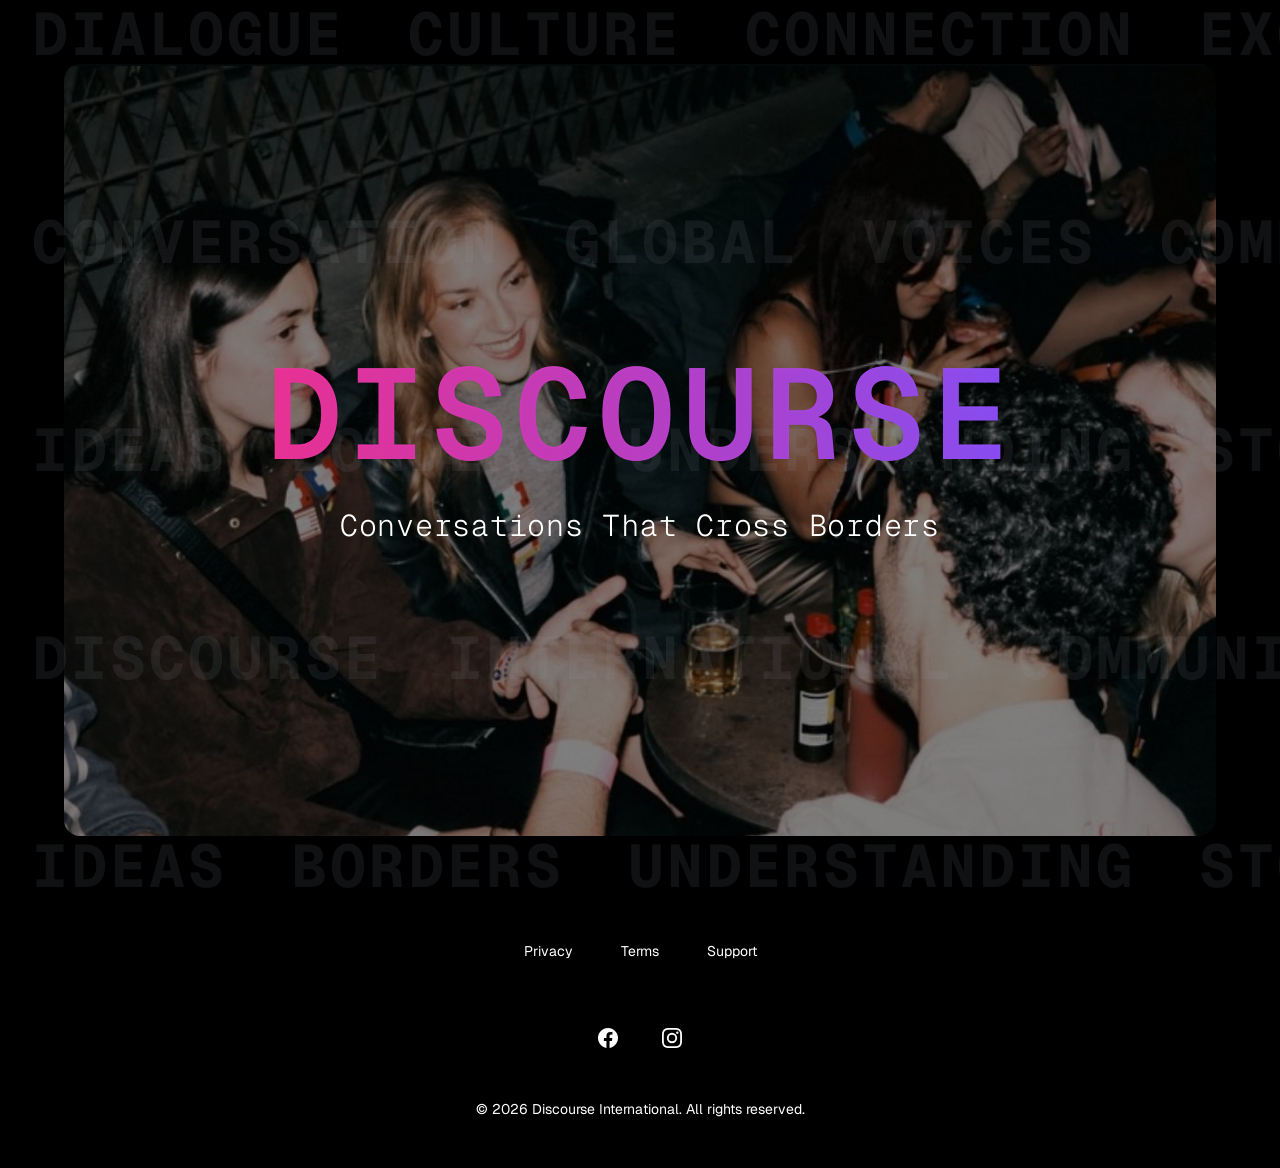
<file: index.html>
<!doctype html>
<html lang="en">
<head>
<meta charset="utf-8">
<meta name="viewport" content="width=device-width, initial-scale=1">
<title>Discourse International</title>
<meta name="description" content="Conversations That Cross Borders">
<link rel="canonical" href="https://discourseinternational.com/">
<meta property="og:title" content="Discourse International">
<meta property="og:description" content="Conversations That Cross Borders">
<meta property="og:image" content="https://discourseinternational.com/assets/discourse-home.jpg">
<meta name="theme-color" content="#000000">
<link rel="icon" href="/favicon.ico" sizes="48x48">
<link rel="preconnect" href="https://fonts.googleapis.com">
<link rel="preconnect" href="https://fonts.gstatic.com" crossorigin>
<link rel="stylesheet" href="https://fonts.googleapis.com/css2?family=Geist:wght@400;600;700&family=Geist+Mono:wght@300;400;600;700&display=swap">
<link rel="stylesheet" href="/assets/site.css">
</head>
<body>
<main class="hero">
  <div class="hero-bg" role="img" aria-label="A Discourse International event"></div>
  <div class="marquee" aria-hidden="true">
      <div class="row"><div class="track left"><span>DIALOGUE</span><span>CULTURE</span><span>CONNECTION</span><span>EXCHANGE</span><span>UNITY</span><span>DIALOGUE</span><span>CULTURE</span><span>CONNECTION</span><span>EXCHANGE</span><span>UNITY</span><span>DIALOGUE</span><span>CULTURE</span><span>CONNECTION</span><span>EXCHANGE</span><span>UNITY</span><span>DIALOGUE</span><span>CULTURE</span><span>CONNECTION</span><span>EXCHANGE</span><span>UNITY</span><span>DIALOGUE</span><span>CULTURE</span><span>CONNECTION</span><span>EXCHANGE</span><span>UNITY</span><span>DIALOGUE</span><span>CULTURE</span><span>CONNECTION</span><span>EXCHANGE</span><span>UNITY</span><span>DIALOGUE</span><span>CULTURE</span><span>CONNECTION</span><span>EXCHANGE</span><span>UNITY</span><span>DIALOGUE</span><span>CULTURE</span><span>CONNECTION</span><span>EXCHANGE</span><span>UNITY</span></div></div>
      <div class="row"><div class="track right"><span>CONVERSATION</span><span>GLOBAL</span><span>VOICES</span><span>COMMUNITY</span><span>PERSPECTIVE</span><span>CONVERSATION</span><span>GLOBAL</span><span>VOICES</span><span>COMMUNITY</span><span>PERSPECTIVE</span><span>CONVERSATION</span><span>GLOBAL</span><span>VOICES</span><span>COMMUNITY</span><span>PERSPECTIVE</span><span>CONVERSATION</span><span>GLOBAL</span><span>VOICES</span><span>COMMUNITY</span><span>PERSPECTIVE</span><span>CONVERSATION</span><span>GLOBAL</span><span>VOICES</span><span>COMMUNITY</span><span>PERSPECTIVE</span><span>CONVERSATION</span><span>GLOBAL</span><span>VOICES</span><span>COMMUNITY</span><span>PERSPECTIVE</span><span>CONVERSATION</span><span>GLOBAL</span><span>VOICES</span><span>COMMUNITY</span><span>PERSPECTIVE</span><span>CONVERSATION</span><span>GLOBAL</span><span>VOICES</span><span>COMMUNITY</span><span>PERSPECTIVE</span></div></div>
      <div class="row"><div class="track left"><span>IDEAS</span><span>BORDERS</span><span>UNDERSTANDING</span><span>STORIES</span><span>DIVERSITY</span><span>IDEAS</span><span>BORDERS</span><span>UNDERSTANDING</span><span>STORIES</span><span>DIVERSITY</span><span>IDEAS</span><span>BORDERS</span><span>UNDERSTANDING</span><span>STORIES</span><span>DIVERSITY</span><span>IDEAS</span><span>BORDERS</span><span>UNDERSTANDING</span><span>STORIES</span><span>DIVERSITY</span><span>IDEAS</span><span>BORDERS</span><span>UNDERSTANDING</span><span>STORIES</span><span>DIVERSITY</span><span>IDEAS</span><span>BORDERS</span><span>UNDERSTANDING</span><span>STORIES</span><span>DIVERSITY</span><span>IDEAS</span><span>BORDERS</span><span>UNDERSTANDING</span><span>STORIES</span><span>DIVERSITY</span><span>IDEAS</span><span>BORDERS</span><span>UNDERSTANDING</span><span>STORIES</span><span>DIVERSITY</span></div></div>
      <div class="row"><div class="track right"><span>DISCOURSE</span><span>INTERNATIONAL</span><span>COMMUNICATION</span><span>BRIDGE</span><span>WORLD</span><span>DISCOURSE</span><span>INTERNATIONAL</span><span>COMMUNICATION</span><span>BRIDGE</span><span>WORLD</span><span>DISCOURSE</span><span>INTERNATIONAL</span><span>COMMUNICATION</span><span>BRIDGE</span><span>WORLD</span><span>DISCOURSE</span><span>INTERNATIONAL</span><span>COMMUNICATION</span><span>BRIDGE</span><span>WORLD</span><span>DISCOURSE</span><span>INTERNATIONAL</span><span>COMMUNICATION</span><span>BRIDGE</span><span>WORLD</span><span>DISCOURSE</span><span>INTERNATIONAL</span><span>COMMUNICATION</span><span>BRIDGE</span><span>WORLD</span><span>DISCOURSE</span><span>INTERNATIONAL</span><span>COMMUNICATION</span><span>BRIDGE</span><span>WORLD</span><span>DISCOURSE</span><span>INTERNATIONAL</span><span>COMMUNICATION</span><span>BRIDGE</span><span>WORLD</span></div></div>
      <div class="row"><div class="track left"><span>IDEAS</span><span>BORDERS</span><span>UNDERSTANDING</span><span>STORIES</span><span>DIVERSITY</span><span>IDEAS</span><span>BORDERS</span><span>UNDERSTANDING</span><span>STORIES</span><span>DIVERSITY</span><span>IDEAS</span><span>BORDERS</span><span>UNDERSTANDING</span><span>STORIES</span><span>DIVERSITY</span><span>IDEAS</span><span>BORDERS</span><span>UNDERSTANDING</span><span>STORIES</span><span>DIVERSITY</span><span>IDEAS</span><span>BORDERS</span><span>UNDERSTANDING</span><span>STORIES</span><span>DIVERSITY</span><span>IDEAS</span><span>BORDERS</span><span>UNDERSTANDING</span><span>STORIES</span><span>DIVERSITY</span><span>IDEAS</span><span>BORDERS</span><span>UNDERSTANDING</span><span>STORIES</span><span>DIVERSITY</span><span>IDEAS</span><span>BORDERS</span><span>UNDERSTANDING</span><span>STORIES</span><span>DIVERSITY</span></div></div>
  </div>
  <div class="hero-text">
    <h1>DISCOURSE</h1>
    <p>Conversations That Cross Borders</p>
  </div>
</main>
<footer>
  <nav class="links" aria-label="Site">
    <a href="/privacy"><span data-lang="en">Privacy</span><span data-lang="es" hidden>Privacidad</span></a>
    <a href="/terms"><span data-lang="en">Terms</span><span data-lang="es" hidden>Términos</span></a>
    <a href="/support"><span data-lang="en">Support</span><span data-lang="es" hidden>Soporte</span></a>
  </nav>
  <div class="social">
    <a href="https://www.facebook.com/p/Discourse-MX-100095042583812/"><span class="sr-only">Facebook</span><svg fill="currentColor" viewBox="0 0 24 24" aria-hidden="true"><path fill-rule="evenodd" d="M22 12c0-5.523-4.477-10-10-10S2 6.477 2 12c0 4.991 3.657 9.128 8.438 9.878v-6.987h-2.54V12h2.54V9.797c0-2.506 1.492-3.89 3.777-3.89 1.094 0 2.238.195 2.238.195v2.46h-1.26c-1.243 0-1.63.771-1.63 1.562V12h2.773l-.443 2.89h-2.33v6.988C18.343 21.128 22 16.991 22 12z" clip-rule="evenodd"></path></svg></a>
    <a href="https://www.instagram.com/discourse_mx/"><span class="sr-only">Instagram</span><svg fill="currentColor" viewBox="0 0 24 24" aria-hidden="true"><path fill-rule="evenodd" d="M12.315 2c2.43 0 2.784.013 3.808.06 1.064.049 1.791.218 2.427.465a4.902 4.902 0 011.772 1.153 4.902 4.902 0 011.153 1.772c.247.636.416 1.363.465 2.427.048 1.067.06 1.407.06 4.123v.08c0 2.643-.012 2.987-.06 4.043-.049 1.064-.218 1.791-.465 2.427a4.902 4.902 0 01-1.153 1.772 4.902 4.902 0 01-1.772 1.153c-.636.247-1.363.416-2.427.465-1.067.048-1.407.06-4.123.06h-.08c-2.643 0-2.987-.012-4.043-.06-1.064-.049-1.791-.218-2.427-.465a4.902 4.902 0 01-1.772-1.153 4.902 4.902 0 01-1.153-1.772c-.247-.636-.416-1.363-.465-2.427-.047-1.024-.06-1.379-.06-3.808v-.63c0-2.43.013-2.784.06-3.808.049-1.064.218-1.791.465-2.427a4.902 4.902 0 011.153-1.772A4.902 4.902 0 015.45 2.525c.636-.247 1.363-.416 2.427-.465C8.901 2.013 9.256 2 11.685 2h.63zm-.081 1.802h-.468c-2.456 0-2.784.011-3.807.058-.975.045-1.504.207-1.857.344-.467.182-.8.398-1.15.748-.35.35-.566.683-.748 1.15-.137.353-.3.882-.344 1.857-.047 1.023-.058 1.351-.058 3.807v.468c0 2.456.011 2.784.058 3.807.045.975.207 1.504.344 1.857.182.466.399.8.748 1.15.35.35.683.566 1.15.748.353.137.882.3 1.857.344 1.054.048 1.37.058 4.041.058h.08c2.597 0 2.917-.01 3.96-.058.976-.045 1.505-.207 1.858-.344.466-.182.8-.398 1.15-.748.35-.35.566-.683.748-1.15.137-.353.3-.882.344-1.857.048-1.055.058-1.37.058-4.041v-.08c0-2.597-.01-2.917-.058-3.96-.045-.976-.207-1.505-.344-1.858a3.097 3.097 0 00-.748-1.15 3.098 3.098 0 00-1.15-.748c-.353-.137-.882-.3-1.857-.344-1.023-.047-1.351-.058-3.807-.058zM12 6.865a5.135 5.135 0 110 10.27 5.135 5.135 0 010-10.27zm0 1.802a3.333 3.333 0 100 6.666 3.333 3.333 0 000-6.666zm5.338-3.205a1.2 1.2 0 110 2.4 1.2 1.2 0 010-2.4z" clip-rule="evenodd"></path></svg></a>
  </div>
  <p class="copy">© 2026 Discourse International. All rights reserved.</p>
</footer>
<script>
(function () {
  var buttons = document.querySelectorAll('.lang button');
  function show(lang) {
    document.querySelectorAll('[data-lang]').forEach(function (el) { el.hidden = el.dataset.lang !== lang; });
    buttons.forEach(function (b) { b.setAttribute('aria-pressed', String(b.dataset.set === lang)); });
    document.documentElement.lang = lang;
    try { localStorage.setItem('lang', lang); } catch (e) {}
  }
  buttons.forEach(function (b) { b.addEventListener('click', function () { show(b.dataset.set); }); });
  var fromUrl = new URLSearchParams(location.search).get('lang');
  var saved = null;
  try { saved = localStorage.getItem('lang'); } catch (e) {}
  var nav = (navigator.language || '').toLowerCase().indexOf('es') === 0 ? 'es' : 'en';
  var lang = fromUrl || saved || nav;
  show(lang === 'es' ? 'es' : 'en');
})();
</script>
</body>
</html>
</file>
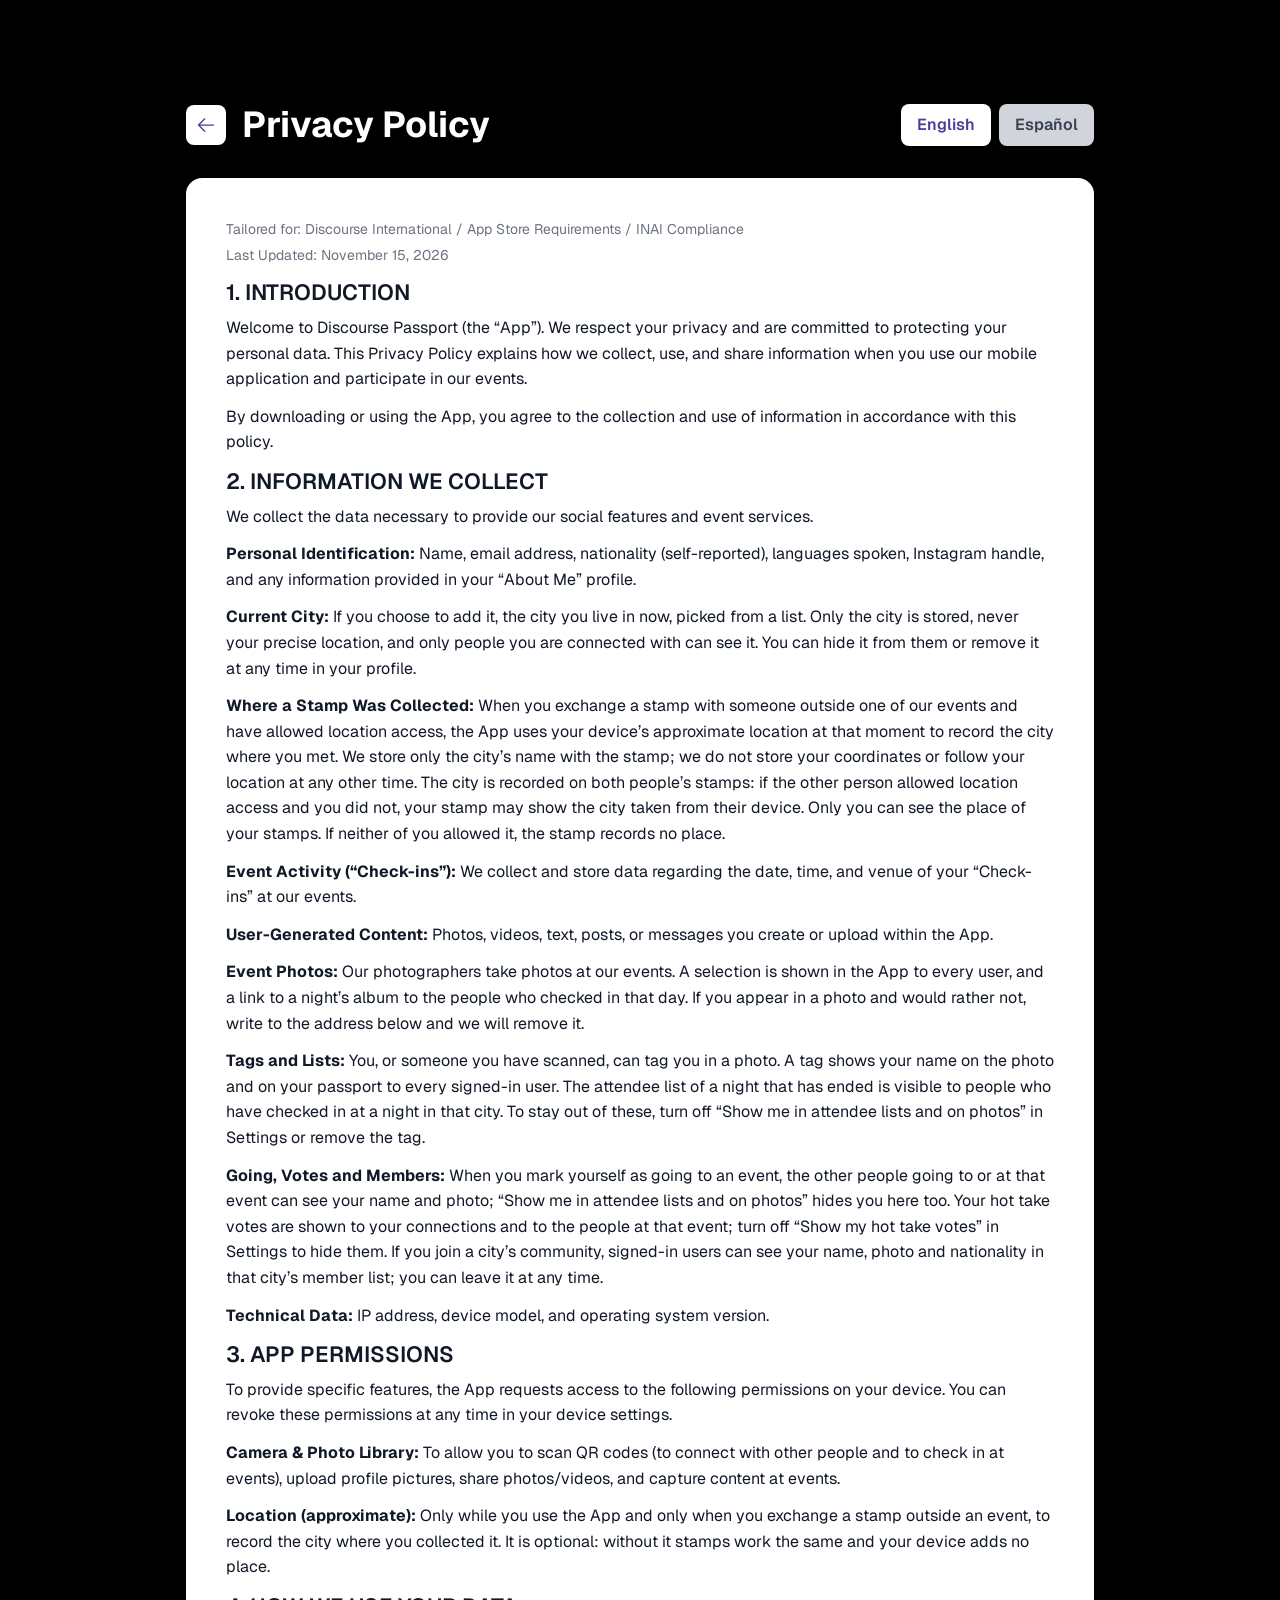
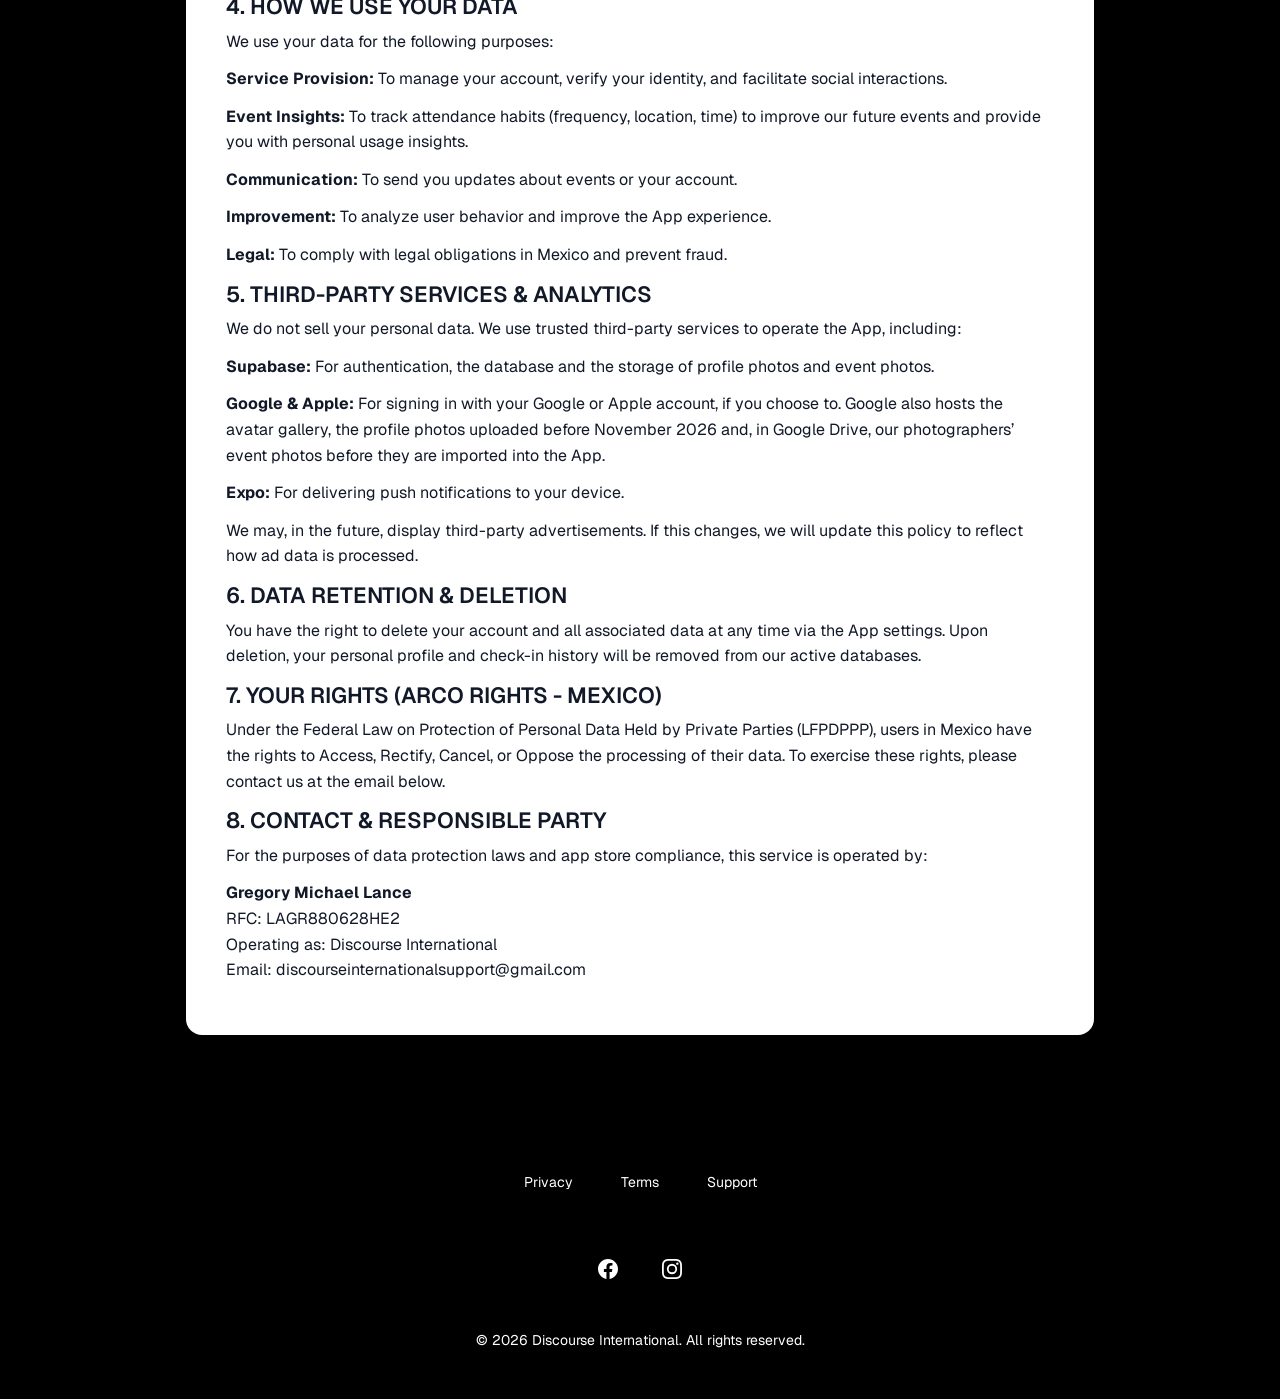
<file: privacy.html>
<!doctype html>
<html lang="en">
<head>
<meta charset="utf-8">
<meta name="viewport" content="width=device-width, initial-scale=1">
<title>Privacy Policy · Discourse International</title>
<meta name="description" content="Privacy policy of the Discourse Passport app.">
<link rel="canonical" href="https://discourseinternational.com/privacy">
<meta property="og:title" content="Privacy Policy · Discourse International">
<meta property="og:description" content="Privacy policy of the Discourse Passport app.">
<meta property="og:image" content="https://discourseinternational.com/assets/discourse-home.jpg">
<meta name="theme-color" content="#000000">
<link rel="icon" href="/favicon.ico" sizes="48x48">
<link rel="preconnect" href="https://fonts.googleapis.com">
<link rel="preconnect" href="https://fonts.gstatic.com" crossorigin>
<link rel="stylesheet" href="https://fonts.googleapis.com/css2?family=Geist:wght@400;600;700&family=Geist+Mono:wght@300;400;600;700&display=swap">
<link rel="stylesheet" href="/assets/site.css">
</head>
<body>
<main class="page">
  <header class="bar">
    <div class="bar-title">
      <a class="back" href="/" aria-label="Back to home"><svg xmlns="http://www.w3.org/2000/svg" fill="none" viewBox="0 0 24 24" stroke-width="1.5" stroke="currentColor" aria-hidden="true"><path stroke-linecap="round" stroke-linejoin="round" d="M10.5 19.5 3 12m0 0 7.5-7.5M3 12h18"></path></svg></a>
      <h1><span data-lang="en">Privacy Policy</span><span data-lang="es" hidden>Política de privacidad</span></h1>
    </div>
    <div class="lang" role="group" aria-label="Language">
      <button type="button" data-set="en" aria-pressed="true">English</button>
      <button type="button" data-set="es" aria-pressed="false">Español</button>
    </div>
  </header>
  <div class="card">
    <section data-lang="en" lang="en">
<p class="meta">Tailored for: Discourse International / App Store Requirements / INAI Compliance</p>
<p class="meta">Last Updated: November 15, 2026</p>
<h2>1. INTRODUCTION</h2>
<p>Welcome to Discourse Passport (the &ldquo;App&rdquo;). We respect your privacy and are committed to protecting your personal data. This Privacy Policy explains how we collect, use, and share information when you use our mobile application and participate in our events.</p>
<p>By downloading or using the App, you agree to the collection and use of information in accordance with this policy.</p>
<h2>2. INFORMATION WE COLLECT</h2>
<p>We collect the data necessary to provide our social features and event services.</p>
<p><strong>Personal Identification:</strong> Name, email address, nationality (self-reported), languages spoken, Instagram handle, and any information provided in your &ldquo;About Me&rdquo; profile.</p>
<p><strong>Current City:</strong> If you choose to add it, the city you live in now, picked from a list. Only the city is stored, never your precise location, and only people you are connected with can see it. You can hide it from them or remove it at any time in your profile.</p>
<p><strong>Where a Stamp Was Collected:</strong> When you exchange a stamp with someone outside one of our events and have allowed location access, the App uses your device&rsquo;s approximate location at that moment to record the city where you met. We store only the city&rsquo;s name with the stamp; we do not store your coordinates or follow your location at any other time. The city is recorded on both people&rsquo;s stamps: if the other person allowed location access and you did not, your stamp may show the city taken from their device. Only you can see the place of your stamps. If neither of you allowed it, the stamp records no place.</p>
<p><strong>Event Activity (&ldquo;Check-ins&rdquo;):</strong> We collect and store data regarding the date, time, and venue of your &ldquo;Check-ins&rdquo; at our events.</p>
<p><strong>User-Generated Content:</strong> Photos, videos, text, posts, or messages you create or upload within the App.</p>
<p><strong>Event Photos:</strong> Our photographers take photos at our events. A selection is shown in the App to every user, and a link to a night&rsquo;s album to the people who checked in that day. If you appear in a photo and would rather not, write to the address below and we will remove it.</p>
<p><strong>Tags and Lists:</strong> You, or someone you have scanned, can tag you in a photo. A tag shows your name on the photo and on your passport to every signed-in user. The attendee list of a night that has ended is visible to people who have checked in at a night in that city. To stay out of these, turn off &ldquo;Show me in attendee lists and on photos&rdquo; in Settings or remove the tag.</p>
<p><strong>Going, Votes and Members:</strong> When you mark yourself as going to an event, the other people going to or at that event can see your name and photo; &ldquo;Show me in attendee lists and on photos&rdquo; hides you here too. Your hot take votes are shown to your connections and to the people at that event; turn off &ldquo;Show my hot take votes&rdquo; in Settings to hide them. If you join a city&rsquo;s community, signed-in users can see your name, photo and nationality in that city&rsquo;s member list; you can leave it at any time.</p>
<p><strong>Technical Data:</strong> IP address, device model, and operating system version.</p>
<h2>3. APP PERMISSIONS</h2>
<p>To provide specific features, the App requests access to the following permissions on your device. You can revoke these permissions at any time in your device settings.</p>
<p><strong>Camera & Photo Library:</strong> To allow you to scan QR codes (to connect with other people and to check in at events), upload profile pictures, share photos/videos, and capture content at events.</p>
<p><strong>Location (approximate):</strong> Only while you use the App and only when you exchange a stamp outside an event, to record the city where you collected it. It is optional: without it stamps work the same and your device adds no place.</p>
<h2>4. HOW WE USE YOUR DATA</h2>
<p>We use your data for the following purposes:</p>
<p><strong>Service Provision:</strong> To manage your account, verify your identity, and facilitate social interactions.</p>
<p><strong>Event Insights:</strong> To track attendance habits (frequency, location, time) to improve our future events and provide you with personal usage insights.</p>
<p><strong>Communication:</strong> To send you updates about events or your account.</p>
<p><strong>Improvement:</strong> To analyze user behavior and improve the App experience.</p>
<p><strong>Legal:</strong> To comply with legal obligations in Mexico and prevent fraud.</p>
<h2>5. THIRD-PARTY SERVICES & ANALYTICS</h2>
<p>We do not sell your personal data. We use trusted third-party services to operate the App, including:</p>
<p><strong>Supabase:</strong> For authentication, the database and the storage of profile photos and event photos.</p>
<p><strong>Google & Apple:</strong> For signing in with your Google or Apple account, if you choose to. Google also hosts the avatar gallery, the profile photos uploaded before November 2026 and, in Google Drive, our photographers&rsquo; event photos before they are imported into the App.</p>
<p><strong>Expo:</strong> For delivering push notifications to your device.</p>
<p>We may, in the future, display third-party advertisements. If this changes, we will update this policy to reflect how ad data is processed.</p>
<h2>6. DATA RETENTION & DELETION</h2>
<p>You have the right to delete your account and all associated data at any time via the App settings. Upon deletion, your personal profile and check-in history will be removed from our active databases.</p>
<h2>7. YOUR RIGHTS (ARCO RIGHTS - MEXICO)</h2>
<p>Under the Federal Law on Protection of Personal Data Held by Private Parties (LFPDPPP), users in Mexico have the rights to Access, Rectify, Cancel, or Oppose the processing of their data. To exercise these rights, please contact us at the email below.</p>
<h2>8. CONTACT & RESPONSIBLE PARTY</h2>
<p>For the purposes of data protection laws and app store compliance, this service is operated by:</p>
<p><strong>Gregory Michael Lance</strong><br>RFC: LAGR880628HE2<br>Operating as: Discourse International<br>Email: discourseinternationalsupport@gmail.com</p>
    </section>
    <section data-lang="es" lang="es" hidden>
<p class="meta">Diseñado para cumplimiento con el INAI y los requisitos de las tiendas de aplicaciones.</p>
<p class="meta">Última actualización: 15 de noviembre de 2026</p>
<h2>1. INTRODUCCIÓN</h2>
<p>Bienvenido a Discourse Passport (la &ldquo;App&rdquo;). Respetamos su privacidad y estamos comprometidos con la protección de sus datos personales. Este Aviso de Privacidad explica cómo recopilamos, usamos y compartimos su información cuando utiliza nuestra aplicación móvil y participa en nuestros eventos.</p>
<p>Al descargar o utilizar la App, usted acepta la recopilación y uso de información de acuerdo con esta política.</p>
<h2>2. INFORMACIÓN QUE RECOPILAMOS</h2>
<p>Recopilamos los datos necesarios para proporcionar nuestras funciones sociales y servicios de eventos.</p>
<p><strong>Identificación Personal:</strong> Nombre, correo electrónico, nacionalidad (autorreportada), idiomas que habla, usuario de Instagram y cualquier información proporcionada en la sección &ldquo;Sobre mí&rdquo; de su perfil.</p>
<p><strong>Ciudad Actual:</strong> Si decide agregarla, la ciudad donde vive ahora, elegida de una lista. Solo se guarda la ciudad, nunca su ubicación precisa, y solo la ven las personas con las que está conectado. Puede ocultársela o quitarla en cualquier momento desde su perfil.</p>
<p><strong>Lugar de un Sello:</strong> Cuando intercambia un sello con alguien fuera de uno de nuestros eventos y ha dado permiso de ubicación, la App usa la ubicación aproximada de su dispositivo en ese momento para anotar la ciudad donde se conocieron. Guardamos solo el nombre de la ciudad junto al sello; no guardamos sus coordenadas ni seguimos su ubicación en ningún otro momento. La ciudad se anota en el sello de las dos personas: si la otra persona dio permiso de ubicación y usted no, su sello puede mostrar la ciudad tomada del dispositivo de ella. Solo usted ve el lugar de sus sellos. Si ninguna de las dos dio permiso, el sello no guarda ningún lugar.</p>
<p><strong>Actividad en Eventos (&ldquo;Check-ins&rdquo;):</strong> Recopilamos y almacenamos datos sobre la fecha, la hora y el lugar del evento de sus registros de asistencia (&ldquo;check-ins&rdquo;) en nuestros eventos.</p>
<p><strong>Contenido Generado por el Usuario:</strong> Fotos, videos, texto, publicaciones o mensajes que usted crea o sube dentro de la App.</p>
<p><strong>Fotos de Eventos:</strong> Nuestros fotógrafos toman fotos en nuestros eventos. Una selección se muestra en la App a todos los usuarios, y el enlace al álbum de una noche a las personas que hicieron check-in ese día. Si aparece en una foto y prefiere no aparecer, escríbanos a la dirección indicada abajo y la retiraremos.</p>
<p><strong>Etiquetas y Listas:</strong> Usted o una persona que haya escaneado pueden etiquetarle en una foto. Una etiqueta muestra su nombre en la foto y en su pasaporte a todos los usuarios registrados. La lista de asistentes de una noche ya terminada es visible para quienes hayan hecho check-in en una noche de esa ciudad. Para no aparecer, desactive &ldquo;Aparecer en las listas de asistentes y en las fotos&rdquo; en Ajustes o quite la etiqueta.</p>
<p><strong>Asistencia, Votos y Miembros:</strong> Cuando indica que asistirá a un evento, las demás personas que asistirán o están en ese evento pueden ver su nombre y su foto; &ldquo;Aparecer en las listas de asistentes y en las fotos&rdquo; también le oculta aquí. Sus votos del hot take se muestran a sus conexiones y a las personas de ese evento; desactive &ldquo;Mostrar mis votos del hot take&rdquo; en Ajustes para ocultarlos. Si se une a la comunidad de una ciudad, los usuarios registrados pueden ver su nombre, su foto y su nacionalidad en la lista de miembros de esa ciudad; puede salir cuando quiera.</p>
<p><strong>Datos Técnicos:</strong> Dirección IP, modelo del dispositivo y versión del sistema operativo.</p>
<h2>3. PERMISOS DE LA APP</h2>
<p>Para proporcionar funciones específicas, la App solicita acceso a los siguientes permisos en su dispositivo. Puede revocar estos permisos en cualquier momento desde la configuración de su dispositivo.</p>
<p><strong>Cámara y Galería de Fotos:</strong> Para permitirle escanear códigos QR (para conectar con otras personas y registrar su asistencia a eventos), subir fotos de perfil, compartir fotos/videos y capturar contenido en eventos.</p>
<p><strong>Ubicación (aproximada):</strong> Solo mientras usa la App y solo al intercambiar un sello fuera de un evento, para anotar la ciudad donde lo obtuvo. Es opcional: sin este permiso los sellos funcionan igual y su dispositivo no aporta ningún lugar.</p>
<h2>4. USO DE SUS DATOS</h2>
<p>Utilizamos sus datos para los siguientes fines:</p>
<p><strong>Prestación del Servicio:</strong> Para gestionar su cuenta, verificar su identidad y facilitar interacciones sociales.</p>
<p><strong>Estadísticas de Eventos:</strong> Para analizar hábitos de asistencia (frecuencia, ubicación, hora) con el fin de mejorar nuestros futuros eventos y proporcionarle estadísticas personales de uso.</p>
<p><strong>Comunicación:</strong> Para enviarle actualizaciones sobre eventos o sobre su cuenta.</p>
<p><strong>Mejora:</strong> Para analizar el comportamiento del usuario y mejorar la experiencia de la App.</p>
<p><strong>Legal:</strong> Para cumplir con obligaciones legales en México y prevenir fraudes.</p>
<h2>5. SERVICIOS DE TERCEROS Y ANÁLISIS</h2>
<p>No vendemos sus datos personales. Utilizamos servicios de terceros de confianza para operar la App, incluyendo:</p>
<p><strong>Supabase:</strong> Para la autenticación, la base de datos y el almacenamiento de las fotos de perfil y de las fotos de eventos.</p>
<p><strong>Google y Apple:</strong> Para iniciar sesión con su cuenta de Google o de Apple, si elige esa opción. Google también aloja la galería de avatares, las fotos de perfil subidas antes de noviembre de 2026 y, en Google Drive, las fotos de eventos de nuestros fotógrafos antes de importarse a la App.</p>
<p><strong>Expo:</strong> Para enviar las notificaciones push a su dispositivo.</p>
<p>Podemos, en el futuro, mostrar publicidad de terceros. Si esto cambia, actualizaremos esta política para reflejar cómo se procesan los datos publicitarios.</p>
<h2>6. RETENCIÓN Y ELIMINACIÓN DE DATOS</h2>
<p>Usted tiene derecho a eliminar su cuenta y todos los datos asociados en cualquier momento a través de la configuración de la App. Al eliminarla, su perfil personal e historial de check-ins se eliminarán de nuestras bases de datos activas.</p>
<h2>7. SUS DERECHOS (DERECHOS ARCO)</h2>
<p>De conformidad con la Ley Federal de Protección de Datos Personales en Posesión de los Particulares (LFPDPPP), los usuarios en México tienen los derechos de Acceso, Rectificación, Cancelación u Oposición al tratamiento de sus datos. Para ejercer estos derechos, por favor contáctenos en el correo electrónico a continuación.</p>
<h2>8. CONTACTO Y RESPONSABLE</h2>
<p>Para efectos de las leyes de protección de datos y cumplimiento con las tiendas de aplicaciones, el responsable de sus datos es:</p>
<p><strong>Gregory Michael Lance</strong><br>RFC: LAGR880628HE2<br>Operando como: Discourse International<br>Email: discourseinternationalsupport@gmail.com</p>
    </section>
  </div>
</main>
<footer>
  <nav class="links" aria-label="Site">
    <a href="/privacy"><span data-lang="en">Privacy</span><span data-lang="es" hidden>Privacidad</span></a>
    <a href="/terms"><span data-lang="en">Terms</span><span data-lang="es" hidden>Términos</span></a>
    <a href="/support"><span data-lang="en">Support</span><span data-lang="es" hidden>Soporte</span></a>
  </nav>
  <div class="social">
    <a href="https://www.facebook.com/p/Discourse-MX-100095042583812/"><span class="sr-only">Facebook</span><svg fill="currentColor" viewBox="0 0 24 24" aria-hidden="true"><path fill-rule="evenodd" d="M22 12c0-5.523-4.477-10-10-10S2 6.477 2 12c0 4.991 3.657 9.128 8.438 9.878v-6.987h-2.54V12h2.54V9.797c0-2.506 1.492-3.89 3.777-3.89 1.094 0 2.238.195 2.238.195v2.46h-1.26c-1.243 0-1.63.771-1.63 1.562V12h2.773l-.443 2.89h-2.33v6.988C18.343 21.128 22 16.991 22 12z" clip-rule="evenodd"></path></svg></a>
    <a href="https://www.instagram.com/discourse_mx/"><span class="sr-only">Instagram</span><svg fill="currentColor" viewBox="0 0 24 24" aria-hidden="true"><path fill-rule="evenodd" d="M12.315 2c2.43 0 2.784.013 3.808.06 1.064.049 1.791.218 2.427.465a4.902 4.902 0 011.772 1.153 4.902 4.902 0 011.153 1.772c.247.636.416 1.363.465 2.427.048 1.067.06 1.407.06 4.123v.08c0 2.643-.012 2.987-.06 4.043-.049 1.064-.218 1.791-.465 2.427a4.902 4.902 0 01-1.153 1.772 4.902 4.902 0 01-1.772 1.153c-.636.247-1.363.416-2.427.465-1.067.048-1.407.06-4.123.06h-.08c-2.643 0-2.987-.012-4.043-.06-1.064-.049-1.791-.218-2.427-.465a4.902 4.902 0 01-1.772-1.153 4.902 4.902 0 01-1.153-1.772c-.247-.636-.416-1.363-.465-2.427-.047-1.024-.06-1.379-.06-3.808v-.63c0-2.43.013-2.784.06-3.808.049-1.064.218-1.791.465-2.427a4.902 4.902 0 011.153-1.772A4.902 4.902 0 015.45 2.525c.636-.247 1.363-.416 2.427-.465C8.901 2.013 9.256 2 11.685 2h.63zm-.081 1.802h-.468c-2.456 0-2.784.011-3.807.058-.975.045-1.504.207-1.857.344-.467.182-.8.398-1.15.748-.35.35-.566.683-.748 1.15-.137.353-.3.882-.344 1.857-.047 1.023-.058 1.351-.058 3.807v.468c0 2.456.011 2.784.058 3.807.045.975.207 1.504.344 1.857.182.466.399.8.748 1.15.35.35.683.566 1.15.748.353.137.882.3 1.857.344 1.054.048 1.37.058 4.041.058h.08c2.597 0 2.917-.01 3.96-.058.976-.045 1.505-.207 1.858-.344.466-.182.8-.398 1.15-.748.35-.35.566-.683.748-1.15.137-.353.3-.882.344-1.857.048-1.055.058-1.37.058-4.041v-.08c0-2.597-.01-2.917-.058-3.96-.045-.976-.207-1.505-.344-1.858a3.097 3.097 0 00-.748-1.15 3.098 3.098 0 00-1.15-.748c-.353-.137-.882-.3-1.857-.344-1.023-.047-1.351-.058-3.807-.058zM12 6.865a5.135 5.135 0 110 10.27 5.135 5.135 0 010-10.27zm0 1.802a3.333 3.333 0 100 6.666 3.333 3.333 0 000-6.666zm5.338-3.205a1.2 1.2 0 110 2.4 1.2 1.2 0 010-2.4z" clip-rule="evenodd"></path></svg></a>
  </div>
  <p class="copy">© 2026 Discourse International. All rights reserved.</p>
</footer>
<script>
(function () {
  var buttons = document.querySelectorAll('.lang button');
  function show(lang) {
    document.querySelectorAll('[data-lang]').forEach(function (el) { el.hidden = el.dataset.lang !== lang; });
    buttons.forEach(function (b) { b.setAttribute('aria-pressed', String(b.dataset.set === lang)); });
    document.documentElement.lang = lang;
    try { localStorage.setItem('lang', lang); } catch (e) {}
  }
  buttons.forEach(function (b) { b.addEventListener('click', function () { show(b.dataset.set); }); });
  var fromUrl = new URLSearchParams(location.search).get('lang');
  var saved = null;
  try { saved = localStorage.getItem('lang'); } catch (e) {}
  var nav = (navigator.language || '').toLowerCase().indexOf('es') === 0 ? 'es' : 'en';
  var lang = fromUrl || saved || nav;
  show(lang === 'es' ? 'es' : 'en');
})();
</script>
</body>
</html>
</file>
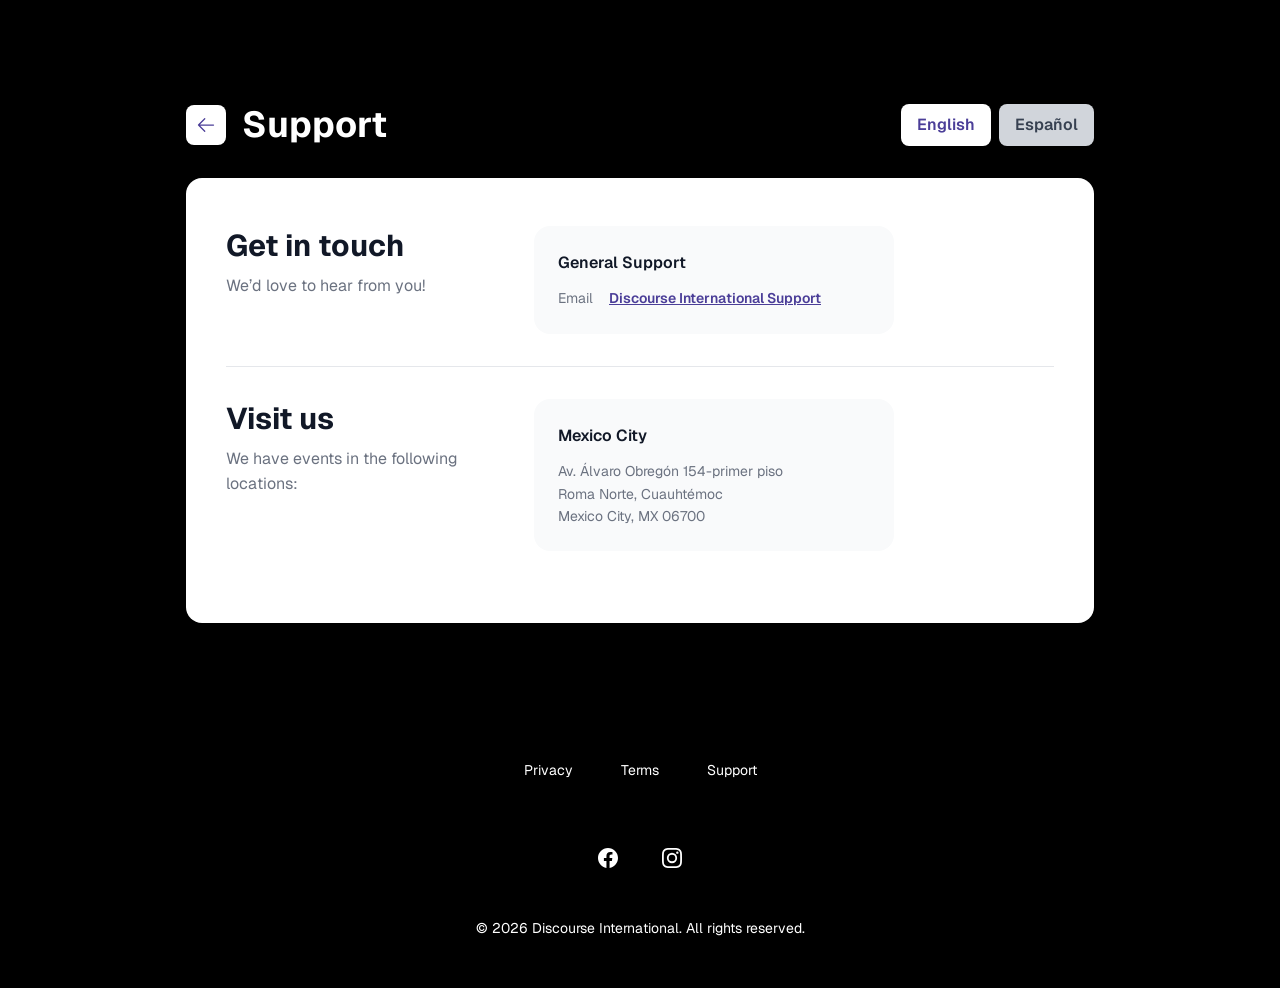
<file: support.html>
<!doctype html>
<html lang="en">
<head>
<meta charset="utf-8">
<meta name="viewport" content="width=device-width, initial-scale=1">
<title>Support · Discourse International</title>
<meta name="description" content="Contact Discourse International.">
<link rel="canonical" href="https://discourseinternational.com/support">
<meta property="og:title" content="Support · Discourse International">
<meta property="og:description" content="Contact Discourse International.">
<meta property="og:image" content="https://discourseinternational.com/assets/discourse-home.jpg">
<meta name="theme-color" content="#000000">
<link rel="icon" href="/favicon.ico" sizes="48x48">
<link rel="preconnect" href="https://fonts.googleapis.com">
<link rel="preconnect" href="https://fonts.gstatic.com" crossorigin>
<link rel="stylesheet" href="https://fonts.googleapis.com/css2?family=Geist:wght@400;600;700&family=Geist+Mono:wght@300;400;600;700&display=swap">
<link rel="stylesheet" href="/assets/site.css">
</head>
<body>
<main class="page">
  <header class="bar">
    <div class="bar-title">
      <a class="back" href="/" aria-label="Back to home"><svg xmlns="http://www.w3.org/2000/svg" fill="none" viewBox="0 0 24 24" stroke-width="1.5" stroke="currentColor" aria-hidden="true"><path stroke-linecap="round" stroke-linejoin="round" d="M10.5 19.5 3 12m0 0 7.5-7.5M3 12h18"></path></svg></a>
      <h1><span data-lang="en">Support</span><span data-lang="es" hidden>Soporte</span></h1>
    </div>
    <div class="lang" role="group" aria-label="Language">
      <button type="button" data-set="en" aria-pressed="true">English</button>
      <button type="button" data-set="es" aria-pressed="false">Español</button>
    </div>
  </header>
  <div class="card">
    <section class="support" data-lang="en" lang="en">
      <div class="block">
        <div class="lead">
          <h2>Get in touch</h2>
          <p>We’d love to hear from you!</p>
        </div>
        <div class="tile">
          <h3>General Support</h3>
          <dl><dt>Email</dt><dd><a href="mailto:discourseinternationalsupport@gmail.com">Discourse International Support</a></dd></dl>
        </div>
      </div>
      <div class="block">
        <div class="lead">
          <h2>Visit us</h2>
          <p>We have events in the following locations:</p>
        </div>
        <div class="tile">
          <h3>Mexico City</h3>
          <address>Av. Álvaro Obregón 154-primer piso<br>Roma Norte, Cuauhtémoc<br>Mexico City, MX 06700</address>
        </div>
      </div>
    </section>
    <section class="support" data-lang="es" lang="es" hidden>
      <div class="block">
        <div class="lead">
          <h2>Ponte en contacto</h2>
          <p>¡Nos encantaría saber de ti!</p>
        </div>
        <div class="tile">
          <h3>Soporte General</h3>
          <dl><dt>Correo electrónico</dt><dd><a href="mailto:discourseinternationalsupport@gmail.com">Discourse International Support</a></dd></dl>
        </div>
      </div>
      <div class="block">
        <div class="lead">
          <h2>Visítanos</h2>
          <p>Tenemos eventos en las siguientes ubicaciones:</p>
        </div>
        <div class="tile">
          <h3>Ciudad de México</h3>
          <address>Av. Álvaro Obregón 154-primer piso<br>Roma Norte, Cuauhtémoc<br>Ciudad de México, MX 06700</address>
        </div>
      </div>
    </section>
  </div>
</main>
<footer>
  <nav class="links" aria-label="Site">
    <a href="/privacy"><span data-lang="en">Privacy</span><span data-lang="es" hidden>Privacidad</span></a>
    <a href="/terms"><span data-lang="en">Terms</span><span data-lang="es" hidden>Términos</span></a>
    <a href="/support"><span data-lang="en">Support</span><span data-lang="es" hidden>Soporte</span></a>
  </nav>
  <div class="social">
    <a href="https://www.facebook.com/p/Discourse-MX-100095042583812/"><span class="sr-only">Facebook</span><svg fill="currentColor" viewBox="0 0 24 24" aria-hidden="true"><path fill-rule="evenodd" d="M22 12c0-5.523-4.477-10-10-10S2 6.477 2 12c0 4.991 3.657 9.128 8.438 9.878v-6.987h-2.54V12h2.54V9.797c0-2.506 1.492-3.89 3.777-3.89 1.094 0 2.238.195 2.238.195v2.46h-1.26c-1.243 0-1.63.771-1.63 1.562V12h2.773l-.443 2.89h-2.33v6.988C18.343 21.128 22 16.991 22 12z" clip-rule="evenodd"></path></svg></a>
    <a href="https://www.instagram.com/discourse_mx/"><span class="sr-only">Instagram</span><svg fill="currentColor" viewBox="0 0 24 24" aria-hidden="true"><path fill-rule="evenodd" d="M12.315 2c2.43 0 2.784.013 3.808.06 1.064.049 1.791.218 2.427.465a4.902 4.902 0 011.772 1.153 4.902 4.902 0 011.153 1.772c.247.636.416 1.363.465 2.427.048 1.067.06 1.407.06 4.123v.08c0 2.643-.012 2.987-.06 4.043-.049 1.064-.218 1.791-.465 2.427a4.902 4.902 0 01-1.153 1.772 4.902 4.902 0 01-1.772 1.153c-.636.247-1.363.416-2.427.465-1.067.048-1.407.06-4.123.06h-.08c-2.643 0-2.987-.012-4.043-.06-1.064-.049-1.791-.218-2.427-.465a4.902 4.902 0 01-1.772-1.153 4.902 4.902 0 01-1.153-1.772c-.247-.636-.416-1.363-.465-2.427-.047-1.024-.06-1.379-.06-3.808v-.63c0-2.43.013-2.784.06-3.808.049-1.064.218-1.791.465-2.427a4.902 4.902 0 011.153-1.772A4.902 4.902 0 015.45 2.525c.636-.247 1.363-.416 2.427-.465C8.901 2.013 9.256 2 11.685 2h.63zm-.081 1.802h-.468c-2.456 0-2.784.011-3.807.058-.975.045-1.504.207-1.857.344-.467.182-.8.398-1.15.748-.35.35-.566.683-.748 1.15-.137.353-.3.882-.344 1.857-.047 1.023-.058 1.351-.058 3.807v.468c0 2.456.011 2.784.058 3.807.045.975.207 1.504.344 1.857.182.466.399.8.748 1.15.35.35.683.566 1.15.748.353.137.882.3 1.857.344 1.054.048 1.37.058 4.041.058h.08c2.597 0 2.917-.01 3.96-.058.976-.045 1.505-.207 1.858-.344.466-.182.8-.398 1.15-.748.35-.35.566-.683.748-1.15.137-.353.3-.882.344-1.857.048-1.055.058-1.37.058-4.041v-.08c0-2.597-.01-2.917-.058-3.96-.045-.976-.207-1.505-.344-1.858a3.097 3.097 0 00-.748-1.15 3.098 3.098 0 00-1.15-.748c-.353-.137-.882-.3-1.857-.344-1.023-.047-1.351-.058-3.807-.058zM12 6.865a5.135 5.135 0 110 10.27 5.135 5.135 0 010-10.27zm0 1.802a3.333 3.333 0 100 6.666 3.333 3.333 0 000-6.666zm5.338-3.205a1.2 1.2 0 110 2.4 1.2 1.2 0 010-2.4z" clip-rule="evenodd"></path></svg></a>
  </div>
  <p class="copy">© 2026 Discourse International. All rights reserved.</p>
</footer>
<script>
(function () {
  var buttons = document.querySelectorAll('.lang button');
  function show(lang) {
    document.querySelectorAll('[data-lang]').forEach(function (el) { el.hidden = el.dataset.lang !== lang; });
    buttons.forEach(function (b) { b.setAttribute('aria-pressed', String(b.dataset.set === lang)); });
    document.documentElement.lang = lang;
    try { localStorage.setItem('lang', lang); } catch (e) {}
  }
  buttons.forEach(function (b) { b.addEventListener('click', function () { show(b.dataset.set); }); });
  var fromUrl = new URLSearchParams(location.search).get('lang');
  var saved = null;
  try { saved = localStorage.getItem('lang'); } catch (e) {}
  var nav = (navigator.language || '').toLowerCase().indexOf('es') === 0 ? 'es' : 'en';
  var lang = fromUrl || saved || nav;
  show(lang === 'es' ? 'es' : 'en');
})();
</script>
</body>
</html>
</file>
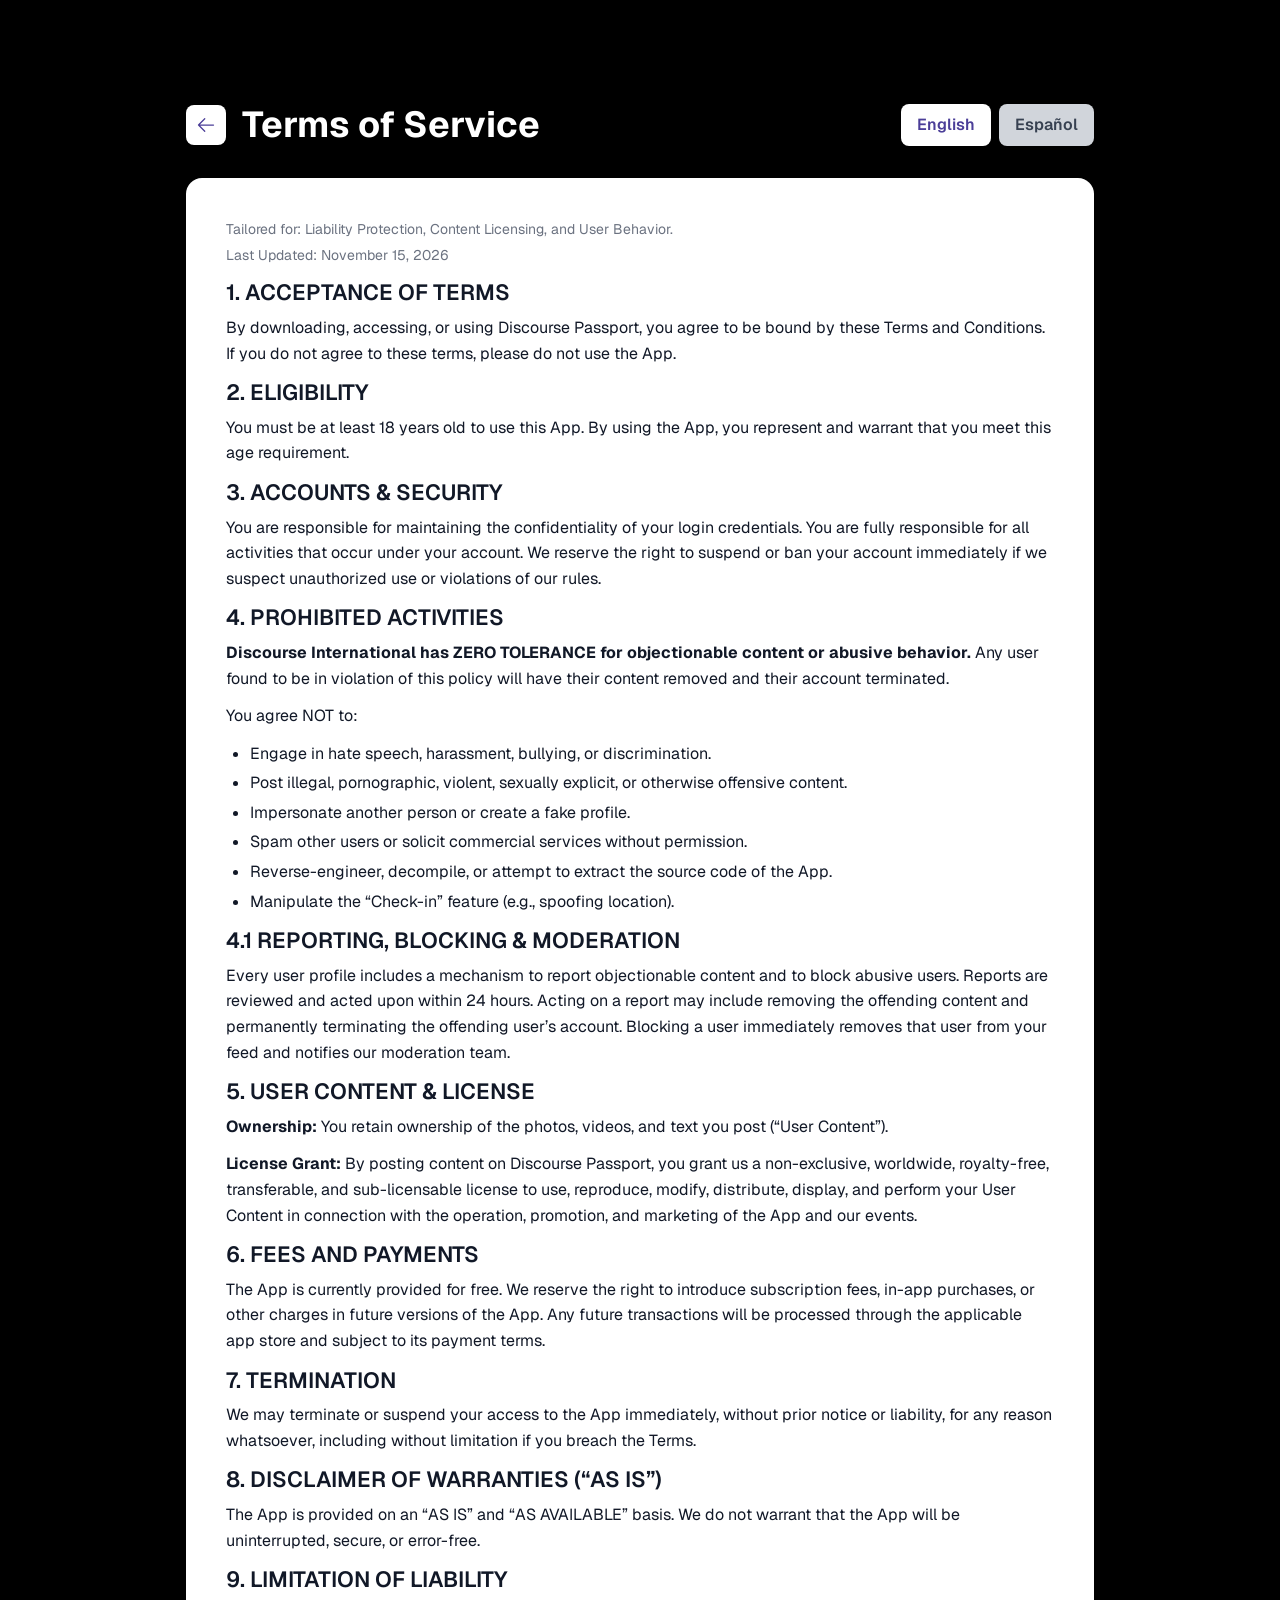
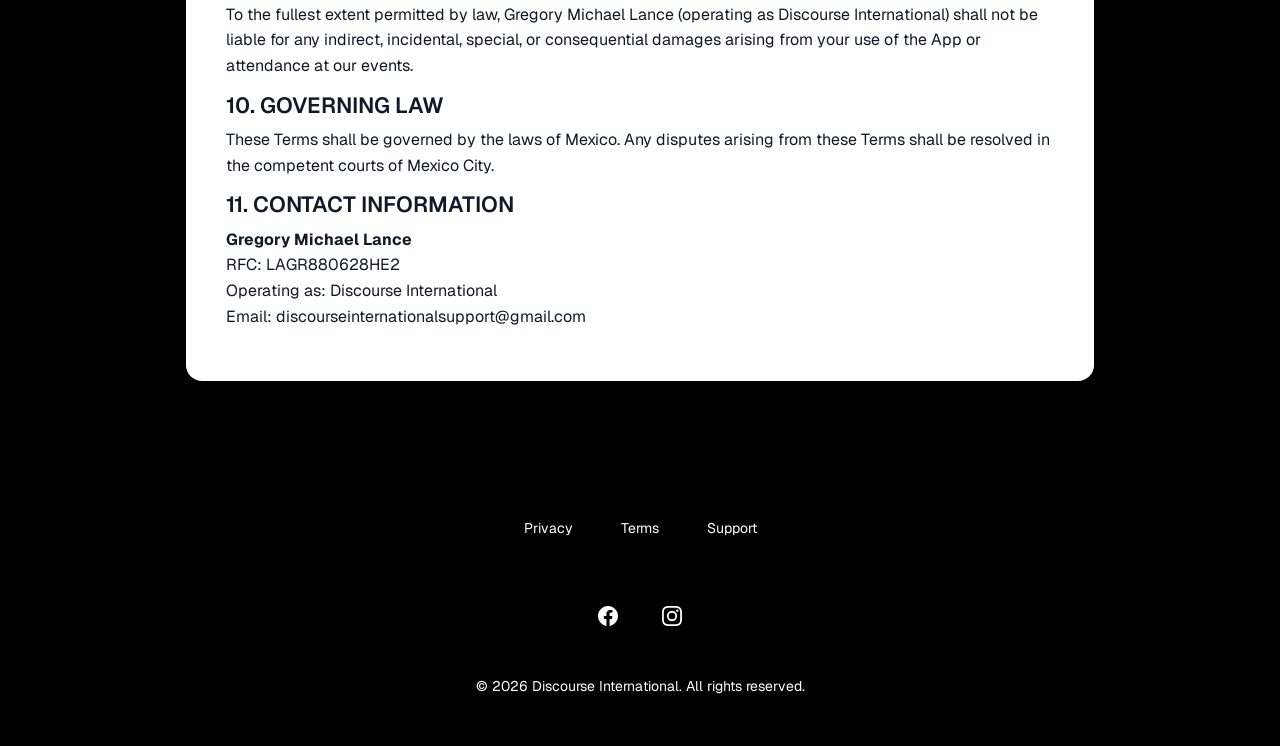
<file: terms.html>
<!doctype html>
<html lang="en">
<head>
<meta charset="utf-8">
<meta name="viewport" content="width=device-width, initial-scale=1">
<title>Terms of Service · Discourse International</title>
<meta name="description" content="Terms of service of the Discourse Passport app.">
<link rel="canonical" href="https://discourseinternational.com/terms">
<meta property="og:title" content="Terms of Service · Discourse International">
<meta property="og:description" content="Terms of service of the Discourse Passport app.">
<meta property="og:image" content="https://discourseinternational.com/assets/discourse-home.jpg">
<meta name="theme-color" content="#000000">
<link rel="icon" href="/favicon.ico" sizes="48x48">
<link rel="preconnect" href="https://fonts.googleapis.com">
<link rel="preconnect" href="https://fonts.gstatic.com" crossorigin>
<link rel="stylesheet" href="https://fonts.googleapis.com/css2?family=Geist:wght@400;600;700&family=Geist+Mono:wght@300;400;600;700&display=swap">
<link rel="stylesheet" href="/assets/site.css">
</head>
<body>
<main class="page">
  <header class="bar">
    <div class="bar-title">
      <a class="back" href="/" aria-label="Back to home"><svg xmlns="http://www.w3.org/2000/svg" fill="none" viewBox="0 0 24 24" stroke-width="1.5" stroke="currentColor" aria-hidden="true"><path stroke-linecap="round" stroke-linejoin="round" d="M10.5 19.5 3 12m0 0 7.5-7.5M3 12h18"></path></svg></a>
      <h1><span data-lang="en">Terms of Service</span><span data-lang="es" hidden>Términos de servicio</span></h1>
    </div>
    <div class="lang" role="group" aria-label="Language">
      <button type="button" data-set="en" aria-pressed="true">English</button>
      <button type="button" data-set="es" aria-pressed="false">Español</button>
    </div>
  </header>
  <div class="card">
    <section data-lang="en" lang="en">
<p class="meta">Tailored for: Liability Protection, Content Licensing, and User Behavior.</p>
<p class="meta">Last Updated: November 15, 2026</p>
<h2>1. ACCEPTANCE OF TERMS</h2>
<p>By downloading, accessing, or using Discourse Passport, you agree to be bound by these Terms and Conditions. If you do not agree to these terms, please do not use the App.</p>
<h2>2. ELIGIBILITY</h2>
<p>You must be at least 18 years old to use this App. By using the App, you represent and warrant that you meet this age requirement.</p>
<h2>3. ACCOUNTS &amp; SECURITY</h2>
<p>You are responsible for maintaining the confidentiality of your login credentials. You are fully responsible for all activities that occur under your account. We reserve the right to suspend or ban your account immediately if we suspect unauthorized use or violations of our rules.</p>
<h2>4. PROHIBITED ACTIVITIES</h2>
<p><strong>Discourse International has ZERO TOLERANCE for objectionable content or abusive behavior.</strong> Any user found to be in violation of this policy will have their content removed and their account terminated.</p>
<p>You agree NOT to:</p>
<ul>
  <li>Engage in hate speech, harassment, bullying, or discrimination.</li>
  <li>Post illegal, pornographic, violent, sexually explicit, or otherwise offensive content.</li>
  <li>Impersonate another person or create a fake profile.</li>
  <li>Spam other users or solicit commercial services without permission.</li>
  <li>Reverse-engineer, decompile, or attempt to extract the source code of the App.</li>
  <li>Manipulate the &ldquo;Check-in&rdquo; feature (e.g., spoofing location).</li>
</ul>
<h2>4.1 REPORTING, BLOCKING &amp; MODERATION</h2>
<p>Every user profile includes a mechanism to report objectionable content and to block abusive users. Reports are reviewed and acted upon within 24 hours. Acting on a report may include removing the offending content and permanently terminating the offending user&rsquo;s account. Blocking a user immediately removes that user from your feed and notifies our moderation team.</p>
<h2>5. USER CONTENT &amp; LICENSE</h2>
<p><strong>Ownership:</strong> You retain ownership of the photos, videos, and text you post (&ldquo;User Content&rdquo;).</p>
<p><strong>License Grant:</strong> By posting content on Discourse Passport, you grant us a non-exclusive, worldwide, royalty-free, transferable, and sub-licensable license to use, reproduce, modify, distribute, display, and perform your User Content in connection with the operation, promotion, and marketing of the App and our events.</p>
<h2>6. FEES AND PAYMENTS</h2>
<p>The App is currently provided for free. We reserve the right to introduce subscription fees, in-app purchases, or other charges in future versions of the App. Any future transactions will be processed through the applicable app store and subject to its payment terms.</p>
<h2>7. TERMINATION</h2>
<p>We may terminate or suspend your access to the App immediately, without prior notice or liability, for any reason whatsoever, including without limitation if you breach the Terms.</p>
<h2>8. DISCLAIMER OF WARRANTIES (&ldquo;AS IS&rdquo;)</h2>
<p>The App is provided on an &ldquo;AS IS&rdquo; and &ldquo;AS AVAILABLE&rdquo; basis. We do not warrant that the App will be uninterrupted, secure, or error-free.</p>
<h2>9. LIMITATION OF LIABILITY</h2>
<p>To the fullest extent permitted by law, Gregory Michael Lance (operating as Discourse International) shall not be liable for any indirect, incidental, special, or consequential damages arising from your use of the App or attendance at our events.</p>
<h2>10. GOVERNING LAW</h2>
<p>These Terms shall be governed by the laws of Mexico. Any disputes arising from these Terms shall be resolved in the competent courts of Mexico City.</p>
<h2>11. CONTACT INFORMATION</h2>
<p><strong>Gregory Michael Lance</strong><br>RFC: LAGR880628HE2<br>Operating as: Discourse International<br>Email: discourseinternationalsupport@gmail.com</p>
    </section>
    <section data-lang="es" lang="es" hidden>
<p class="meta">Contrato legal con el usuario, protección de responsabilidad y licencias.</p>
<p class="meta">Última actualización: 15 de noviembre de 2026</p>
<h2>1. ACEPTACIÓN DE LOS TÉRMINOS</h2>
<p>Al descargar, acceder o utilizar Discourse Passport, usted acepta estar sujeto a estos Términos y Condiciones. Si no está de acuerdo con estos términos, por favor no utilice la App.</p>
<h2>2. ELEGIBILIDAD</h2>
<p>Usted debe tener al menos 18 años de edad para utilizar esta App. Al utilizar la App, usted declara y garantiza que cumple con este requisito de edad.</p>
<h2>3. CUENTAS Y SEGURIDAD</h2>
<p>Usted es responsable de mantener la confidencialidad de sus credenciales de inicio de sesión. Usted es totalmente responsable de todas las actividades que ocurran bajo su cuenta. Nos reservamos el derecho de suspender o vetar su cuenta inmediatamente si sospechamos un uso no autorizado o violaciones a nuestras reglas.</p>
<h2>4. ACTIVIDADES PROHIBIDAS</h2>
<p><strong>Discourse International tiene CERO TOLERANCIA para contenido objetable o comportamiento abusivo.</strong> Cualquier usuario que se determine que viola esta política verá su contenido eliminado y su cuenta terminada.</p>
<p>Usted acepta NO:</p>
<ul>
  <li>Participar en discursos de odio, acoso, intimidación o discriminación.</li>
  <li>Publicar contenido ilegal, pornográfico, violento, sexualmente explícito u ofensivo.</li>
  <li>Suplantar a otra persona o crear un perfil falso.</li>
  <li>Enviar spam a otros usuarios o solicitar servicios comerciales sin permiso.</li>
  <li>Realizar ingeniería inversa, descompilar o intentar extraer el código fuente de la App.</li>
  <li>Manipular la función de &ldquo;Check-in&rdquo; (ej. falsificar la ubicación).</li>
</ul>
<h2>4.1 REPORTES, BLOQUEO Y MODERACIÓN</h2>
<p>Cada perfil de usuario incluye un mecanismo para reportar contenido objetable y para bloquear usuarios abusivos. Los reportes son revisados y atendidos dentro de 24 horas. La acción sobre un reporte puede incluir la eliminación del contenido ofensivo y la terminación permanente de la cuenta del usuario infractor. Bloquear a un usuario lo elimina inmediatamente de tu feed y notifica a nuestro equipo de moderación.</p>
<h2>5. CONTENIDO DEL USUARIO Y LICENCIA</h2>
<p><strong>Propiedad:</strong> Usted conserva la propiedad de las fotos, videos y textos que publique (&ldquo;Contenido del Usuario&rdquo;).</p>
<p><strong>Otorgamiento de Licencia:</strong> Al publicar contenido en Discourse Passport, usted nos otorga una licencia no exclusiva, mundial, libre de regalías, transferible y sublicenciable para usar, reproducir, modificar, distribuir, mostrar y ejecutar su Contenido del Usuario en relación con la operación, promoción y marketing de la App y nuestros eventos.</p>
<h2>6. TARIFAS Y PAGOS</h2>
<p>Actualmente, la App se proporciona de forma gratuita. Nos reservamos el derecho de introducir tarifas de suscripción, compras dentro de la aplicación u otros cargos en futuras versiones de la App. Cualquier transacción futura será procesada a través de la tienda de aplicaciones correspondiente y estará sujeta a sus términos de pago.</p>
<h2>7. TERMINACIÓN</h2>
<p>Podemos terminar o suspender su acceso a la App inmediatamente, sin previo aviso ni responsabilidad, por cualquier motivo, incluyendo, sin limitación, si usted incumple estos Términos.</p>
<h2>8. EXENCIÓN DE GARANTÍAS (&ldquo;TAL CUAL&rdquo;)</h2>
<p>La App se proporciona &ldquo;TAL CUAL&rdquo; y &ldquo;SEGÚN DISPONIBILIDAD&rdquo;. No garantizamos que la App sea ininterrumpida, segura o libre de errores.</p>
<h2>9. LIMITACIÓN DE RESPONSABILIDAD</h2>
<p>En la medida máxima permitida por la ley, Gregory Michael Lance (operando como Discourse International) no será responsable de ningún daño indirecto, incidental, especial o consecuente que surja de su uso de la App o su asistencia a nuestros eventos.</p>
<h2>10. LEY APLICABLE Y JURISDICCIÓN</h2>
<p>Estos Términos se regirán por las leyes de México. Cualquier disputa que surja de estos Términos se resolverá en los tribunales competentes de la Ciudad de México.</p>
<h2>11. INFORMACIÓN DE CONTACTO</h2>
<p><strong>Gregory Michael Lance</strong><br>RFC: LAGR880628HE2<br>Operando como: Discourse International<br>Email: discourseinternationalsupport@gmail.com</p>
    </section>
  </div>
</main>
<footer>
  <nav class="links" aria-label="Site">
    <a href="/privacy"><span data-lang="en">Privacy</span><span data-lang="es" hidden>Privacidad</span></a>
    <a href="/terms"><span data-lang="en">Terms</span><span data-lang="es" hidden>Términos</span></a>
    <a href="/support"><span data-lang="en">Support</span><span data-lang="es" hidden>Soporte</span></a>
  </nav>
  <div class="social">
    <a href="https://www.facebook.com/p/Discourse-MX-100095042583812/"><span class="sr-only">Facebook</span><svg fill="currentColor" viewBox="0 0 24 24" aria-hidden="true"><path fill-rule="evenodd" d="M22 12c0-5.523-4.477-10-10-10S2 6.477 2 12c0 4.991 3.657 9.128 8.438 9.878v-6.987h-2.54V12h2.54V9.797c0-2.506 1.492-3.89 3.777-3.89 1.094 0 2.238.195 2.238.195v2.46h-1.26c-1.243 0-1.63.771-1.63 1.562V12h2.773l-.443 2.89h-2.33v6.988C18.343 21.128 22 16.991 22 12z" clip-rule="evenodd"></path></svg></a>
    <a href="https://www.instagram.com/discourse_mx/"><span class="sr-only">Instagram</span><svg fill="currentColor" viewBox="0 0 24 24" aria-hidden="true"><path fill-rule="evenodd" d="M12.315 2c2.43 0 2.784.013 3.808.06 1.064.049 1.791.218 2.427.465a4.902 4.902 0 011.772 1.153 4.902 4.902 0 011.153 1.772c.247.636.416 1.363.465 2.427.048 1.067.06 1.407.06 4.123v.08c0 2.643-.012 2.987-.06 4.043-.049 1.064-.218 1.791-.465 2.427a4.902 4.902 0 01-1.153 1.772 4.902 4.902 0 01-1.772 1.153c-.636.247-1.363.416-2.427.465-1.067.048-1.407.06-4.123.06h-.08c-2.643 0-2.987-.012-4.043-.06-1.064-.049-1.791-.218-2.427-.465a4.902 4.902 0 01-1.772-1.153 4.902 4.902 0 01-1.153-1.772c-.247-.636-.416-1.363-.465-2.427-.047-1.024-.06-1.379-.06-3.808v-.63c0-2.43.013-2.784.06-3.808.049-1.064.218-1.791.465-2.427a4.902 4.902 0 011.153-1.772A4.902 4.902 0 015.45 2.525c.636-.247 1.363-.416 2.427-.465C8.901 2.013 9.256 2 11.685 2h.63zm-.081 1.802h-.468c-2.456 0-2.784.011-3.807.058-.975.045-1.504.207-1.857.344-.467.182-.8.398-1.15.748-.35.35-.566.683-.748 1.15-.137.353-.3.882-.344 1.857-.047 1.023-.058 1.351-.058 3.807v.468c0 2.456.011 2.784.058 3.807.045.975.207 1.504.344 1.857.182.466.399.8.748 1.15.35.35.683.566 1.15.748.353.137.882.3 1.857.344 1.054.048 1.37.058 4.041.058h.08c2.597 0 2.917-.01 3.96-.058.976-.045 1.505-.207 1.858-.344.466-.182.8-.398 1.15-.748.35-.35.566-.683.748-1.15.137-.353.3-.882.344-1.857.048-1.055.058-1.37.058-4.041v-.08c0-2.597-.01-2.917-.058-3.96-.045-.976-.207-1.505-.344-1.858a3.097 3.097 0 00-.748-1.15 3.098 3.098 0 00-1.15-.748c-.353-.137-.882-.3-1.857-.344-1.023-.047-1.351-.058-3.807-.058zM12 6.865a5.135 5.135 0 110 10.27 5.135 5.135 0 010-10.27zm0 1.802a3.333 3.333 0 100 6.666 3.333 3.333 0 000-6.666zm5.338-3.205a1.2 1.2 0 110 2.4 1.2 1.2 0 010-2.4z" clip-rule="evenodd"></path></svg></a>
  </div>
  <p class="copy">© 2026 Discourse International. All rights reserved.</p>
</footer>
<script>
(function () {
  var buttons = document.querySelectorAll('.lang button');
  function show(lang) {
    document.querySelectorAll('[data-lang]').forEach(function (el) { el.hidden = el.dataset.lang !== lang; });
    buttons.forEach(function (b) { b.setAttribute('aria-pressed', String(b.dataset.set === lang)); });
    document.documentElement.lang = lang;
    try { localStorage.setItem('lang', lang); } catch (e) {}
  }
  buttons.forEach(function (b) { b.addEventListener('click', function () { show(b.dataset.set); }); });
  var fromUrl = new URLSearchParams(location.search).get('lang');
  var saved = null;
  try { saved = localStorage.getItem('lang'); } catch (e) {}
  var nav = (navigator.language || '').toLowerCase().indexOf('es') === 0 ? 'es' : 'en';
  var lang = fromUrl || saved || nav;
  show(lang === 'es' ? 'es' : 'en');
})();
</script>
</body>
</html>
</file>
<file: assets/site.css>
:root {
  --sans: "Geist", -apple-system, "Segoe UI", Roboto, Helvetica, Arial, sans-serif;
  --mono: "Geist Mono", ui-monospace, SFMono-Regular, Menlo, Consolas, monospace;
  --accent: #4b3e98;
  --ink: #111827;
  --muted: #6b7280;
}

* { box-sizing: border-box; }
html { background: #000; color: #fff; font: 16px/1.6 var(--sans); -webkit-text-size-adjust: 100%; }
body { margin: 0; min-height: 100vh; display: flex; flex-direction: column; }
main { flex: 1; }
a { color: inherit; }
[hidden] { display: none !important; }
.sr-only { position: absolute; width: 1px; height: 1px; padding: 0; margin: -1px; overflow: hidden; clip: rect(0, 0, 0, 0); white-space: nowrap; border: 0; }

/* Home */
.hero { position: relative; min-height: 100svh; display: flex; align-items: center; justify-content: center; overflow: hidden; }
.hero-bg { position: absolute; inset: 0; margin: 16px; border-radius: 16px; background: url(/assets/discourse-home.jpg) center / cover no-repeat; opacity: .5; }
.marquee { pointer-events: none; position: absolute; inset: 0; display: flex; flex-direction: column; justify-content: center; gap: 48px; opacity: .1; }
.row { display: flex; white-space: nowrap; }
.track { display: inline-flex; font-family: var(--mono); font-size: 30px; font-weight: 700; letter-spacing: .05em; color: #9ca3af; }
.track span { margin: 0 16px; }
.track.left { animation: scroll-left 180s linear infinite; }
.track.right { animation: scroll-right 180s linear infinite; }
@keyframes scroll-left { from { transform: translateX(0); } to { transform: translateX(-50%); } }
@keyframes scroll-right { from { transform: translateX(-50%); } to { transform: translateX(0); } }
@media (prefers-reduced-motion: reduce) { .track { animation: none; } }
.hero-text { position: relative; z-index: 2; text-align: center; padding: 0 16px; }
.hero h1 {
  margin: 0; font-family: var(--mono); font-weight: 600; letter-spacing: .05em; line-height: 1;
  font-size: clamp(48px, 12vw, 128px);
  background: linear-gradient(90deg, #f6339a, #8e51ff); -webkit-background-clip: text; background-clip: text; color: transparent;
  text-shadow: 0 1px 2px rgba(0, 0, 0, .05);
}
.hero p { margin: 16px 0 0; font-family: var(--mono); font-weight: 300; letter-spacing: .025em; font-size: clamp(16px, 2.5vw, 30px); }
@media (min-width: 640px) { .hero-bg { margin: 32px; } .marquee { gap: 80px; } .track { font-size: 48px; } .track span { margin: 0 32px; } .hero p { margin-top: 24px; } }
@media (min-width: 1024px) { .hero-bg { margin: 64px; } .marquee { gap: 112px; } .track { font-size: 60px; } }

/* Pages with a card */
.page { padding: 24px 16px; max-width: 1100px; margin: 0 auto; width: 100%; }
@media (min-width: 640px) { .page { padding: 48px; } }
@media (min-width: 1024px) { .page { padding: 96px; } }
.bar { display: flex; flex-direction: column; align-items: flex-start; justify-content: space-between; gap: 16px; margin-bottom: 24px; }
@media (min-width: 640px) { .bar { flex-direction: row; align-items: center; } }
.bar-title { display: flex; align-items: center; gap: 16px; }
.bar h1 { margin: 0; font-size: 30px; font-weight: 700; }
@media (min-width: 640px) { .bar h1 { font-size: 36px; } }
.back { display: flex; width: 40px; height: 40px; align-items: center; justify-content: center; border-radius: 8px; background: #fff; color: var(--accent); box-shadow: 0 4px 6px -1px rgba(0, 0, 0, .3); }
.back:hover { background: #f3f4f6; }
.back svg { width: 20px; height: 20px; }
.lang { display: flex; flex-wrap: wrap; gap: 8px; }
.lang button { cursor: pointer; border: 0; border-radius: 8px; padding: 8px 16px; font: inherit; font-weight: 600; background: #d1d5db; color: #374151; }
.lang button[aria-pressed="true"] { background: #fff; color: var(--accent); }
.card { border-radius: 16px; background: #fff; color: var(--ink); padding: 24px; }
@media (min-width: 640px) { .card { padding: 40px; } }
.card h2 { font-size: 20px; font-weight: 600; margin: 28px 0 8px; }
.card h2:first-of-type { margin-top: 12px; }
.card p { margin: 0 0 12px; }
.card ul { margin: 0 0 12px; padding-left: 24px; }
.card li { margin: 4px 0; }
.card .meta { color: var(--muted); font-size: 14px; margin: 0 0 4px; }
.card a { color: var(--accent); }
.card h2 { margin: 0 0 8px; font-size: 22px; line-height: 1.3; }
.steps { margin: 16px 0; padding-left: 20px; }
.steps li { margin: 4px 0; }
.stores { display: flex; flex-wrap: wrap; gap: 12px; margin-top: 20px; }
.card a.store { display: inline-flex; align-items: center; justify-content: center; min-width: 160px; min-height: 48px; padding: 0 20px; border-radius: 999px; background: var(--accent); color: #fff; font-weight: 600; text-decoration: none; }
.card a.store:hover { opacity: .9; }
.opening { margin: 0 0 20px; padding: 14px 16px; border-radius: 12px; background: #f3f1fb; color: var(--ink); }

/* Support */
.support .block { display: grid; gap: 24px; padding: 32px 0; border-top: 1px solid #e5e7eb; }
.support .block:first-child { border-top: 0; padding-top: 8px; }
@media (min-width: 768px) { .support .block { grid-template-columns: 1fr 2fr; gap: 48px; } }
.support .lead h2 { font-size: 30px; font-weight: 700; margin: 0 0 8px; }
.support .lead p { color: var(--muted); }
.support .tile { border-radius: 16px; background: #f9fafb; padding: 24px; max-width: 360px; }
.support .tile h3 { margin: 0 0 12px; font-size: 16px; font-weight: 600; }
.support dl { margin: 0; display: grid; grid-template-columns: auto 1fr; gap: 4px 16px; font-size: 14px; }
.support dt { color: var(--muted); }
.support dd { margin: 0; font-weight: 600; }
.support address { font-style: normal; color: var(--muted); font-size: 14px; }

/* Footer */
footer { max-width: 80rem; margin: 0 auto; padding: 40px 24px 48px; text-align: center; }
.links { display: flex; flex-wrap: wrap; justify-content: center; gap: 12px 48px; font-size: 14px; }
.links a { text-decoration: none; }
.links a:hover { color: var(--accent); }
.social { margin-top: 64px; display: flex; justify-content: center; gap: 40px; }
.social a:hover { color: var(--accent); }
.social svg { width: 24px; height: 24px; }
.copy { margin: 40px 0 0; font-size: 14px; }
</file>
